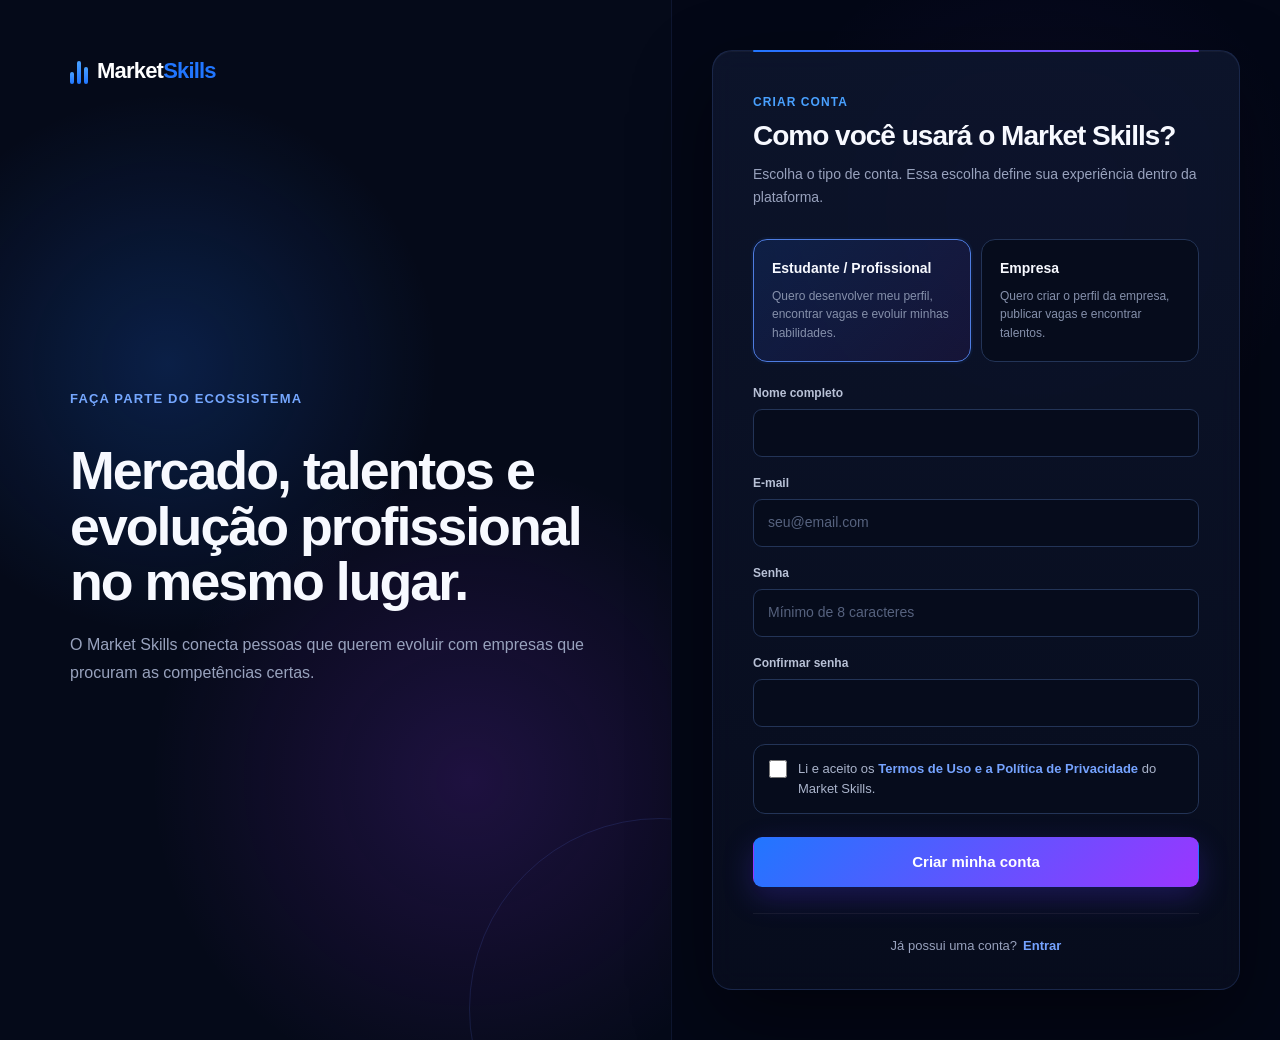
<file: frontend/pages/cadastro.html>
<!DOCTYPE html>
<html lang="pt-BR">

<head>
    <meta charset="UTF-8">

    <meta
        name="viewport"
        content="width=device-width, initial-scale=1.0"
    >

    <title>Criar conta | Market Skills</title>

    <link
        rel="icon"
        type="image/svg+xml"
        href="../assets/img/favicon.svg"
    >

    <link
        rel="stylesheet"
        href="../assets/css/styles.css"
    >

    <link
        rel="stylesheet"
        href="../assets/css/autenticacao.css?v=3"
    >
</head>

<body>

    <main class="pagina-autenticacao">

        <section class="lado-apresentacao">

            <a
                href="../index.html"
                class="marca marca-autenticacao"
            >

                <span class="icone-marca">
                    <span></span>
                    <span></span>
                    <span></span>
                </span>

                <span class="texto-marca">
                    Market<span>Skills</span>
                </span>

            </a>


            <div class="conteudo-apresentacao">

                <span class="rotulo-destaque">
                    Faça parte do ecossistema
                </span>

                <h1>
                    Mercado, talentos e evolução
                    profissional no mesmo lugar.
                </h1>

                <p>
                    O Market Skills conecta pessoas
                    que querem evoluir com empresas
                    que procuram as competências certas.
                </p>

            </div>

        </section>


        <section class="lado-formulario">

            <div class="cartao-autenticacao cartao-cadastro">

                <div class="cabecalho-autenticacao">

                    <span class="subtitulo-autenticacao">
                        Criar conta
                    </span>

                    <h2>
                        Como você usará o Market Skills?
                    </h2>

                    <p>
                        Escolha o tipo de conta.
                        Essa escolha define sua experiência
                        dentro da plataforma.
                    </p>

                </div>


                <form id="formulario-cadastro">

                    <div class="selecao-tipo-conta">

                        <label class="opcao-tipo-conta">

                            <input
                                type="radio"
                                name="tipoConta"
                                value="estudante"
                                checked
                            >

                            <span class="conteudo-tipo-conta">

                                <strong>
                                    Estudante / Profissional
                                </strong>

                                <small>
                                    Quero desenvolver meu perfil,
                                    encontrar vagas e evoluir
                                    minhas habilidades.
                                </small>

                            </span>

                        </label>


                        <label class="opcao-tipo-conta">

                            <input
                                type="radio"
                                name="tipoConta"
                                value="empresa"
                            >

                            <span class="conteudo-tipo-conta">

                                <strong>
                                    Empresa
                                </strong>

                                <small>
                                    Quero criar o perfil da empresa,
                                    publicar vagas e encontrar talentos.
                                </small>

                            </span>

                        </label>

                    </div>


                    <label class="campo-autenticacao">

                        <span id="rotulo-nome">
                            Nome completo
                        </span>

                        <input
                            id="cadastro-nome"
                            type="text"
                            minlength="2"
                            maxlength="120"
                            autocomplete="name"
                            required
                        >

                    </label>


                    <label
                        id="campo-nome-empresa"
                        class="campo-autenticacao"
                        hidden
                    >

                        <span>
                            Nome fantasia
                        </span>

                        <input
                            id="cadastro-nome-empresa"
                            type="text"
                            minlength="2"
                            maxlength="150"
                            autocomplete="organization"
                            placeholder="Ex.: Tech Solutions"
                        >

                    </label>


                    <label
                        id="campo-razao-social"
                        class="campo-autenticacao"
                        hidden
                    >

                        <span>
                            Razão Social
                        </span>

                        <input
                            id="cadastro-razao-social"
                            type="text"
                            minlength="2"
                            maxlength="180"
                            placeholder="Ex.: Tech Solutions LTDA"
                        >

                    </label>


                    <label
                        id="campo-cnpj"
                        class="campo-autenticacao"
                        hidden
                    >

                        <span>
                            CNPJ
                        </span>

                        <input
                            id="cadastro-cnpj"
                            type="text"
                            inputmode="numeric"
                            maxlength="18"
                            autocomplete="off"
                            placeholder="00.000.000/0000-00"
                        >

                    </label>


                    <label class="campo-autenticacao">

                        <span>
                            E-mail
                        </span>

                        <input
                            id="cadastro-email"
                            type="email"
                            autocomplete="email"
                            placeholder="seu@email.com"
                            required
                        >

                    </label>


                    <label class="campo-autenticacao">

                        <span>
                            Senha
                        </span>

                        <input
                            id="cadastro-senha"
                            type="password"
                            autocomplete="new-password"
                            minlength="8"
                            placeholder="Mínimo de 8 caracteres"
                            required
                        >

                    </label>


                    <label class="campo-autenticacao">

                        <span>
                            Confirmar senha
                        </span>

                        <input
                            id="cadastro-confirmar-senha"
                            type="password"
                            autocomplete="new-password"
                            minlength="8"
                            required
                        >

                    </label>


                    <!-- Consentimento: a decisão é enviada à API
                         e gravada no cadastro do usuário. -->
                    <label class="aceite-termos">

                        <input
                            id="cadastro-aceite-termos"
                            type="checkbox"
                            required
                        >

                        <span>
                            Li e aceito os
                            <a
                                href="./termos.html"
                                target="_blank"
                                rel="noopener"
                            >Termos de Uso e a Política de Privacidade</a>
                            do Market Skills.
                        </span>

                    </label>


                    <div
                        id="mensagem-cadastro"
                        class="mensagem-formulario"
                    ></div>


                    <button
                        id="botao-cadastro"
                        class="botao botao-principal botao-largo"
                        type="submit"
                    >
                        Criar minha conta
                    </button>

                </form>


                <div class="rodape-autenticacao">

                    <span>
                        Já possui uma conta?
                    </span>

                    <a href="./login.html">
                        Entrar
                    </a>

                </div>

            </div>

        </section>

    </main>


    <script src="../assets/js/api.js"></script>
    <script src="../assets/js/autenticacao.js?v=3"></script>

</body>

</html>
</file>
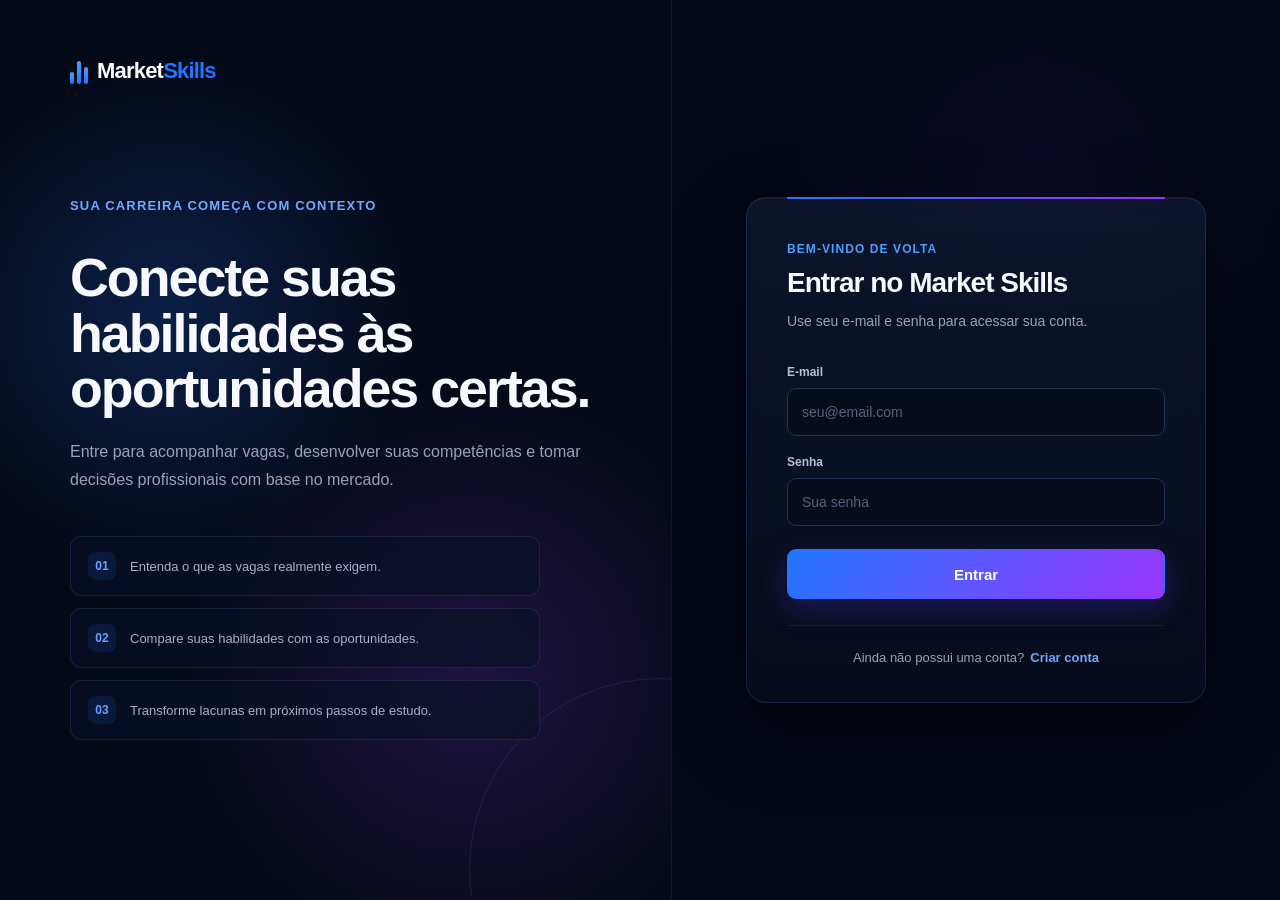
<file: frontend/pages/login.html>
<!DOCTYPE html>
<html lang="pt-BR">

<head>
    <meta charset="UTF-8">

    <meta
        name="viewport"
        content="width=device-width, initial-scale=1.0"
    >

    <title>Entrar | Market Skills</title>

    <link
        rel="icon"
        type="image/svg+xml"
        href="../assets/img/favicon.svg"
    >

    <link
        rel="stylesheet"
        href="../assets/css/styles.css"
    >

    <link
        rel="stylesheet"
        href="../assets/css/autenticacao.css"
    >
</head>

<body>

    <main class="pagina-autenticacao">

        <section class="lado-apresentacao">

            <a
                href="../index.html"
                class="marca marca-autenticacao"
            >
                <span class="icone-marca">
                    <span></span>
                    <span></span>
                    <span></span>
                </span>

                <span class="texto-marca">
                    Market<span>Skills</span>
                </span>
            </a>


            <div class="conteudo-apresentacao">

                <span class="rotulo-destaque">
                    Sua carreira começa com contexto
                </span>

                <h1>
                    Conecte suas habilidades
                    às oportunidades certas.
                </h1>

                <p>
                    Entre para acompanhar vagas,
                    desenvolver suas competências
                    e tomar decisões profissionais
                    com base no mercado.
                </p>


                <div class="lista-beneficios">

                    <div class="beneficio">
                        <span>01</span>

                        <p>
                            Entenda o que as vagas
                            realmente exigem.
                        </p>
                    </div>

                    <div class="beneficio">
                        <span>02</span>

                        <p>
                            Compare suas habilidades
                            com as oportunidades.
                        </p>
                    </div>

                    <div class="beneficio">
                        <span>03</span>

                        <p>
                            Transforme lacunas em
                            próximos passos de estudo.
                        </p>
                    </div>

                </div>

            </div>

        </section>


        <section class="lado-formulario">

            <div class="cartao-autenticacao">

                <div class="cabecalho-autenticacao">

                    <span class="subtitulo-autenticacao">
                        Bem-vindo de volta
                    </span>

                    <h2>
                        Entrar no Market Skills
                    </h2>

                    <p>
                        Use seu e-mail e senha
                        para acessar sua conta.
                    </p>

                </div>


                <form id="formulario-login">

                    <label class="campo-autenticacao">
                        <span>E-mail</span>

                        <input
                            id="login-email"
                            type="email"
                            autocomplete="email"
                            placeholder="seu@email.com"
                            required
                        >
                    </label>


                    <label class="campo-autenticacao">
                        <span>Senha</span>

                        <input
                            id="login-senha"
                            type="password"
                            autocomplete="current-password"
                            placeholder="Sua senha"
                            minlength="6"
                            required
                        >
                    </label>


                    <div
                        id="mensagem-login"
                        class="mensagem-formulario"
                    ></div>


                    <button
                        id="botao-login"
                        class="botao botao-principal botao-largo"
                        type="submit"
                    >
                        Entrar
                    </button>

                </form>


                <div class="rodape-autenticacao">

                    <span>
                        Ainda não possui uma conta?
                    </span>

                    <a href="./cadastro.html">
                        Criar conta
                    </a>

                </div>

            </div>

        </section>

    </main>


    <script src="../assets/js/api.js"></script>
    <script src="../assets/js/autenticacao.js"></script>

</body>

</html>
</file>
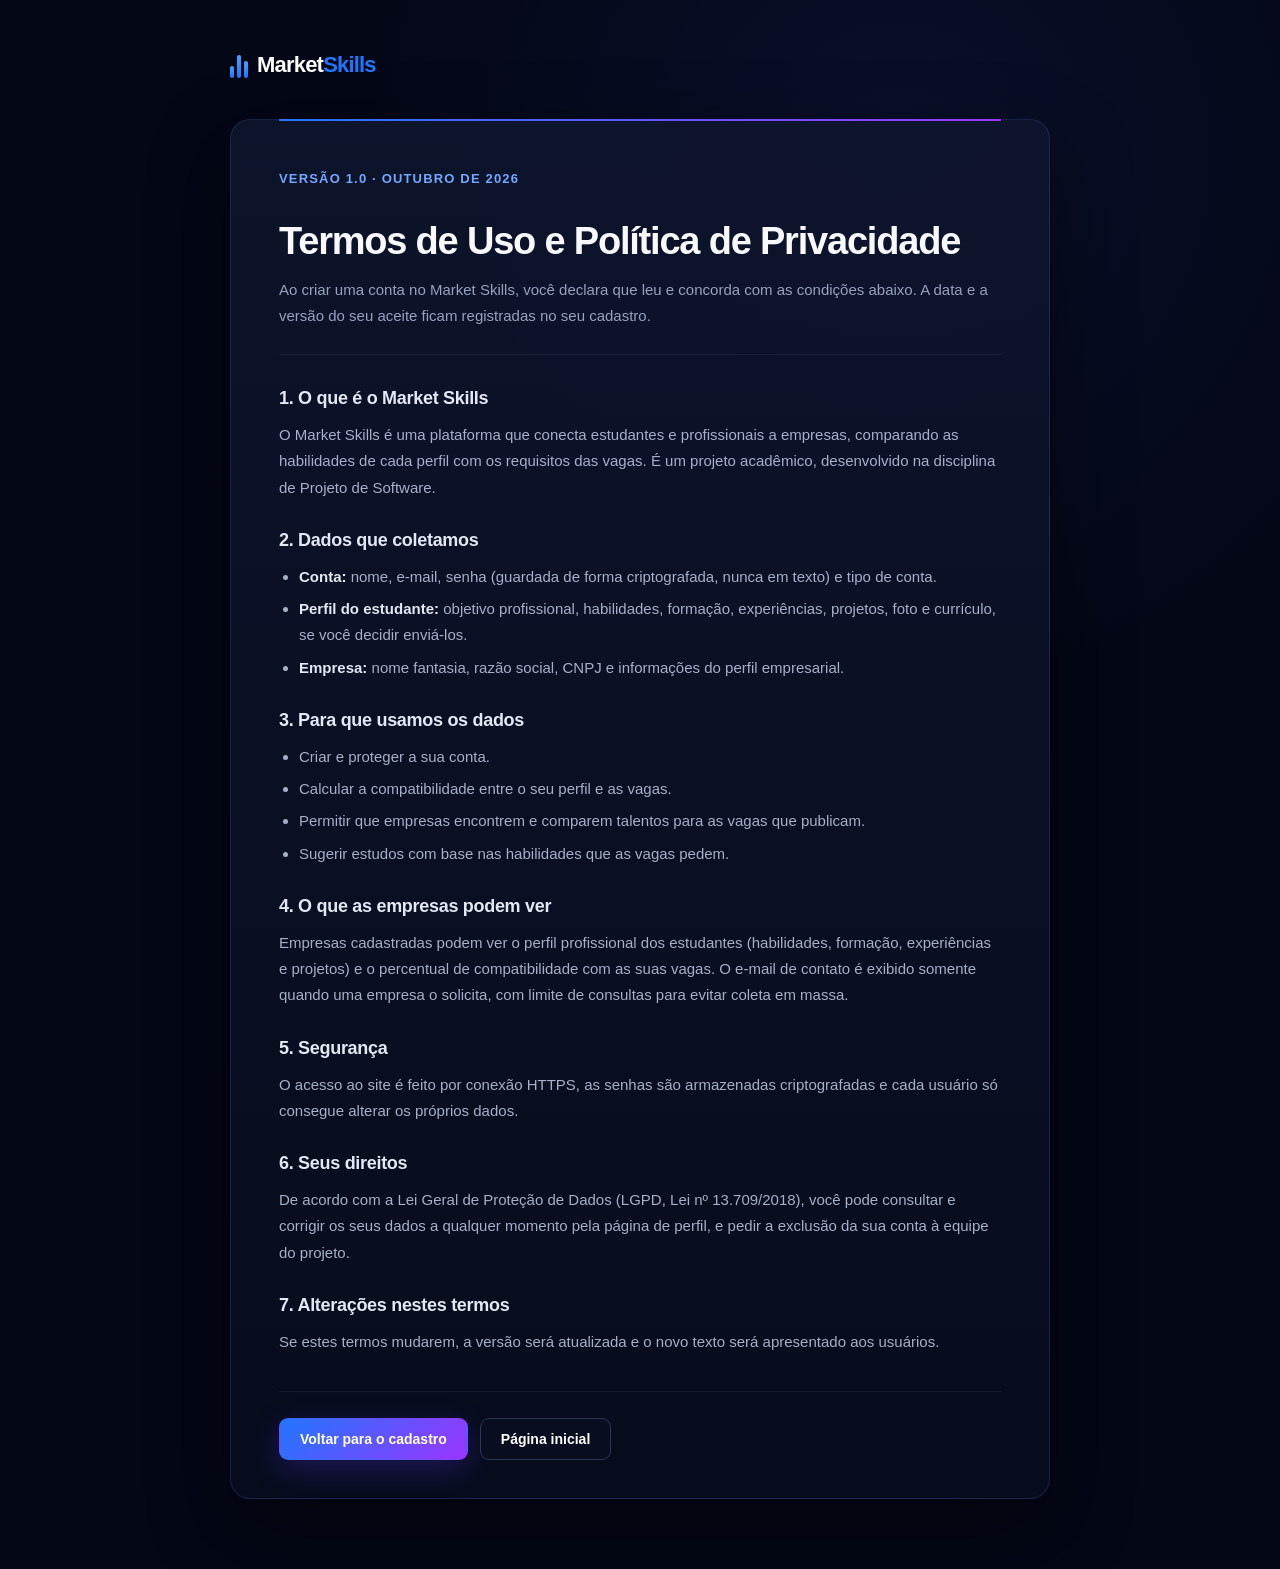
<file: frontend/pages/termos.html>
<!DOCTYPE html>
<html lang="pt-BR">

<head>
    <meta charset="UTF-8">

    <meta
        name="viewport"
        content="width=device-width, initial-scale=1.0"
    >

    <title>Termos de Uso e Privacidade | Market Skills</title>

    <link
        rel="icon"
        type="image/svg+xml"
        href="../assets/img/favicon.svg"
    >

    <link
        rel="stylesheet"
        href="../assets/css/styles.css"
    >

    <link
        rel="stylesheet"
        href="../assets/css/termos.css"
    >
</head>

<body>

    <main class="pagina-termos">

        <a
            href="../index.html"
            class="marca"
        >
            <span class="icone-marca">
                <span></span>
                <span></span>
                <span></span>
            </span>

            <span class="texto-marca">
                Market<span>Skills</span>
            </span>
        </a>


        <article class="cartao-termos">

            <header class="cabecalho-termos">

                <span class="rotulo-destaque">
                    Versão 1.0 · outubro de 2026
                </span>

                <h1>
                    Termos de Uso e Política de Privacidade
                </h1>

                <p>
                    Ao criar uma conta no Market Skills, você declara
                    que leu e concorda com as condições abaixo. A data
                    e a versão do seu aceite ficam registradas no seu
                    cadastro.
                </p>

            </header>


            <section>
                <h2>1. O que é o Market Skills</h2>

                <p>
                    O Market Skills é uma plataforma que conecta
                    estudantes e profissionais a empresas, comparando
                    as habilidades de cada perfil com os requisitos
                    das vagas. É um projeto acadêmico, desenvolvido
                    na disciplina de Projeto de Software.
                </p>
            </section>


            <section>
                <h2>2. Dados que coletamos</h2>

                <ul>
                    <li>
                        <strong>Conta:</strong> nome, e-mail, senha
                        (guardada de forma criptografada, nunca em
                        texto) e tipo de conta.
                    </li>
                    <li>
                        <strong>Perfil do estudante:</strong> objetivo
                        profissional, habilidades, formação,
                        experiências, projetos, foto e currículo, se
                        você decidir enviá-los.
                    </li>
                    <li>
                        <strong>Empresa:</strong> nome fantasia, razão
                        social, CNPJ e informações do perfil
                        empresarial.
                    </li>
                </ul>
            </section>


            <section>
                <h2>3. Para que usamos os dados</h2>

                <ul>
                    <li>Criar e proteger a sua conta.</li>
                    <li>
                        Calcular a compatibilidade entre o seu perfil
                        e as vagas.
                    </li>
                    <li>
                        Permitir que empresas encontrem e comparem
                        talentos para as vagas que publicam.
                    </li>
                    <li>
                        Sugerir estudos com base nas habilidades que
                        as vagas pedem.
                    </li>
                </ul>
            </section>


            <section>
                <h2>4. O que as empresas podem ver</h2>

                <p>
                    Empresas cadastradas podem ver o perfil
                    profissional dos estudantes (habilidades,
                    formação, experiências e projetos) e o percentual
                    de compatibilidade com as suas vagas. O e-mail de
                    contato é exibido somente quando uma empresa o
                    solicita, com limite de consultas para evitar
                    coleta em massa.
                </p>
            </section>


            <section>
                <h2>5. Segurança</h2>

                <p>
                    O acesso ao site é feito por conexão HTTPS, as
                    senhas são armazenadas criptografadas e cada
                    usuário só consegue alterar os próprios dados.
                </p>
            </section>


            <section>
                <h2>6. Seus direitos</h2>

                <p>
                    De acordo com a Lei Geral de Proteção de Dados
                    (LGPD, Lei nº 13.709/2018), você pode consultar e
                    corrigir os seus dados a qualquer momento pela
                    página de perfil, e pedir a exclusão da sua conta
                    à equipe do projeto.
                </p>
            </section>


            <section>
                <h2>7. Alterações nestes termos</h2>

                <p>
                    Se estes termos mudarem, a versão será atualizada
                    e o novo texto será apresentado aos usuários.
                </p>
            </section>


            <footer class="rodape-termos">
                <a
                    href="./cadastro.html"
                    class="botao botao-principal"
                >
                    Voltar para o cadastro
                </a>

                <a
                    href="../index.html"
                    class="botao botao-escuro"
                >
                    Página inicial
                </a>
            </footer>

        </article>

    </main>

</body>

</html>
</file>
<file: frontend/assets/css/styles.css>
* {
    margin: 0;
    padding: 0;
    box-sizing: border-box;
}

:root {
    --fundo: #030716;
    --fundo-claro: #080d1d;

    --superficie: #0b1124;
    --superficie-clara: #111933;

    --borda: #1c2947;
    --borda-destaque: #31528e;

    --texto: #f7f9ff;
    --texto-secundario: #98a2bd;
    --texto-suave: #828ca6;

    --azul: #2176ff;
    --azul-claro: #49a1ff;
    --roxo: #9b35ff;
    --roxo-claro: #b866ff;

    --sucesso: #36d399;
    --erro: #ff6b81;

    --gradiente:
        linear-gradient(
            135deg,
            #2176ff 0%,
            #9b35ff 100%
        );

    --sombra:
        0 30px 80px rgba(0, 0, 0, 0.35);
}

html {
    scroll-behavior: smooth;
}

body {
    min-height: 100vh;

    background:
        radial-gradient(
            circle at 70% 10%,
            rgba(48, 76, 180, 0.12),
            transparent 32%
        ),
        var(--fundo);

    color: var(--texto);

    font-family:
        Inter,
        "Segoe UI",
        Arial,
        sans-serif;

    line-height: 1.5;
}

a {
    color: inherit;
}

.conteudo-centralizado {
    width: min(
        1180px,
        calc(100% - 48px)
    );

    margin: 0 auto;
}


/* CABEÇALHO */

.cabecalho-site {
    position: sticky;
    top: 0;
    z-index: 100;

    background:
        rgba(3, 7, 22, 0.9);

    border-bottom:
        1px solid rgba(255, 255, 255, 0.05);

    backdrop-filter: blur(16px);
}

.conteudo-navegacao {
    min-height: 76px;

    display: flex;
    align-items: center;
    justify-content: space-between;

    gap: 32px;
}

.marca {
    display: inline-flex;
    align-items: center;
    gap: 9px;

    text-decoration: none;
}

.icone-marca {
    height: 27px;

    display: flex;
    align-items: flex-end;
    gap: 3px;
}

.icone-marca span {
    display: block;

    width: 4px;

    border-radius: 3px;

    background:
        linear-gradient(
            180deg,
            var(--azul-claro),
            var(--azul)
        );
}

.icone-marca span:nth-child(1) {
    height: 12px;
}

.icone-marca span:nth-child(2) {
    height: 23px;
}

.icone-marca span:nth-child(3) {
    height: 17px;
}

.icone-marca.pequeno {
    transform: scale(0.75);
    transform-origin: left center;
}

.texto-marca {
    color: #ffffff;

    font-size: 22px;
    font-weight: 750;

    letter-spacing: -0.8px;
}

.texto-marca span,
.marca-reduzida strong span {
    color: var(--azul);
}

.navegacao-principal {
    display: flex;
    align-items: center;
    gap: 38px;
}

.navegacao-principal a {
    position: relative;

    color: #c8cee1;

    font-size: 14px;
    font-weight: 600;

    text-decoration: none;

    transition: 0.2s ease;
}

.navegacao-principal a:hover,
.navegacao-principal a.ativo {
    color: #ffffff;
}

.navegacao-principal a.ativo::after {
    content: "";

    position: absolute;

    left: 50%;
    bottom: -27px;

    width: 22px;
    height: 2px;

    transform: translateX(-50%);

    background: var(--gradiente);

    border-radius: 10px;
}

.acoes-navegacao {
    display: flex;
    align-items: center;
    gap: 12px;
}


/* BOTÕES */

.botao {
    min-height: 42px;

    display: inline-flex;
    align-items: center;
    justify-content: center;

    padding: 0 20px;

    border: 1px solid transparent;
    border-radius: 9px;

    font-size: 14px;
    font-weight: 650;

    text-decoration: none;

    transition:
        transform 0.2s ease,
        border-color 0.2s ease,
        filter 0.2s ease;
}

.botao:hover {
    transform: translateY(-2px);
}

.botao-principal {
    background: var(--gradiente);

    color: #ffffff;

    box-shadow:
        0 10px 30px
        rgba(91, 61, 255, 0.25);
}

.botao-principal:hover {
    filter: brightness(1.1);
}

.botao-contorno {
    color: #ffffff;

    border-color: #3775c9;

    background:
        rgba(21, 37, 71, 0.35);
}

.botao-escuro {
    color: #ffffff;

    border-color: #283756;

    background: #080e20;
}

.botao-grande {
    min-height: 52px;

    padding: 0 27px;

    font-size: 15px;
}


/* DESTAQUE PRINCIPAL */

.destaque-principal {
    padding:
        92px 0
        105px;
}

.grade-destaque {
    display: grid;

    grid-template-columns:
        minmax(0, 0.9fr)
        minmax(520px, 1.1fr);

    align-items: center;

    gap: 75px;
}

.conteudo-destaque {
    max-width: 570px;
}

.rotulo-destaque {
    display: inline-flex;

    margin-bottom: 19px;

    color: #75a7ff;

    font-size: 13px;
    font-weight: 750;

    letter-spacing: 0.09em;

    text-transform: uppercase;
}

.destaque-principal h1 {
    max-width: 610px;

    font-size:
        clamp(
            42px,
            4.5vw,
            64px
        );

    line-height: 1.07;

    letter-spacing: -2.5px;

    font-weight: 770;
}

.destaque-principal h1 span {
    background: var(--gradiente);

    background-clip: text;
    -webkit-background-clip: text;

    color: transparent;
}

.descricao-destaque {
    max-width: 560px;

    margin-top: 26px;

    color: var(--texto-secundario);

    font-size: 18px;
    line-height: 1.75;
}

.acoes-destaque {
    display: flex;
    flex-wrap: wrap;

    gap: 12px;

    margin-top: 32px;
}

.status-dados {
    display: flex;
    align-items: center;
    gap: 9px;

    margin-top: 25px;

    color: var(--texto-suave);

    font-size: 12px;
}

.indicador-status {
    width: 8px;
    height: 8px;

    border-radius: 50%;

    background: var(--texto-suave);
}

.status-dados.conectado {
    color: #81dfbb;
}

.status-dados.conectado .indicador-status {
    background: var(--sucesso);

    box-shadow:
        0 0 12px
        rgba(54, 211, 153, 0.7);
}

.status-dados.desconectado {
    color: #ff9bab;
}

.status-dados.desconectado .indicador-status {
    background: var(--erro);
}


/* PRÉVIA DO PAINEL */

.previa-painel {
    position: relative;
}

.brilho-painel {
    position: absolute;

    inset: 5% 5% -5% 5%;

    background:
        linear-gradient(
            135deg,
            rgba(33, 118, 255, 0.32),
            rgba(155, 53, 255, 0.26)
        );

    filter: blur(65px);

    opacity: 0.55;

    pointer-events: none;
}

.janela-painel {
    position: relative;

    overflow: hidden;

    padding: 18px;

    border:
        1px solid rgba(
            80,
            141,
            255,
            0.72
        );

    border-radius: 17px;

    background:
        linear-gradient(
            155deg,
            #081128,
            #050918
        );

    box-shadow:
        0 0 0 1px
        rgba(155, 53, 255, 0.28),
        var(--sombra);
}

.janela-painel::before {
    content: "";

    position: absolute;

    inset: 0;

    background:
        radial-gradient(
            circle at 95% 5%,
            rgba(155, 53, 255, 0.15),
            transparent 27%
        );

    pointer-events: none;
}

.topo-painel {
    position: relative;

    min-height: 40px;

    display: flex;
    align-items: center;
    justify-content: space-between;

    padding: 0 5px 12px;
}

.marca-reduzida {
    display: flex;
    align-items: center;
}

.marca-reduzida strong {
    margin-left: -3px;

    font-size: 13px;
}

.rotulo-painel {
    color: #72809e;

    font-size: 12px;

    text-transform: uppercase;
    letter-spacing: 0.09em;
}

.grade-metricas {
    position: relative;

    display: grid;
    grid-template-columns: repeat(3, 1fr);

    gap: 10px;
}

.cartao-metrica {
    min-height: 102px;

    padding: 15px;

    border: 1px solid #1c2946;
    border-radius: 11px;

    background:
        linear-gradient(
            145deg,
            #0d1530,
            #080e20
        );
}

.rotulo-metrica {
    display: block;

    margin-bottom: 6px;

    color: #939ebb;

    font-size: 12px;
}

.valor-metrica {
    display: block;

    color: #ffffff;

    font-size: 25px;

    line-height: 1.1;
}

.cartao-metrica small {
    display: block;

    margin-top: 8px;

    color: #5f6d8b;

    font-size: 11px;
}

.colunas-painel {
    position: relative;

    display: grid;

    grid-template-columns:
        minmax(0, 1.08fr)
        minmax(0, 0.92fr);

    gap: 10px;

    margin-top: 10px;
}

.painel-dados {
    min-height: 223px;

    padding: 14px;

    border: 1px solid #1c2946;
    border-radius: 11px;

    background:
        rgba(
            9,
            15,
            34,
            0.87
        );
}

.cabecalho-painel {
    display: flex;
    align-items: flex-start;
    justify-content: space-between;

    gap: 10px;

    margin-bottom: 14px;
}

.subtitulo-painel {
    display: block;

    margin-bottom: 3px;

    color: #52627f;

    font-size: 11px;

    text-transform: uppercase;
    letter-spacing: 0.07em;
}

.cabecalho-painel h2 {
    color: #dce4f9;

    font-size: 12px;
}

.cabecalho-painel a {
    color: #8a7bff;

    font-size: 11px;

    text-decoration: none;
}

.lista-tecnologias {
    display: flex;
    flex-direction: column;

    gap: 11px;
}

.linha-tecnologia {
    display: grid;

    grid-template-columns:
        82px 1fr 36px;

    align-items: center;

    gap: 8px;
}

.nome-tecnologia {
    overflow: hidden;

    color: #b8c1d9;

    font-size: 11px;

    white-space: nowrap;
    text-overflow: ellipsis;
}

.barra-tecnologia {
    height: 6px;

    overflow: hidden;

    border-radius: 999px;

    background: #131d37;
}

.barra-tecnologia span {
    display: block;

    height: 100%;

    border-radius: inherit;

    background: var(--gradiente);
}

.demanda-tecnologia {
    color: #71809d;

    font-size: 11px;

    text-align: right;
}

.vagas-recentes {
    display: flex;
    flex-direction: column;

    gap: 8px;
}

.item-vaga {
    display: flex;
    align-items: center;

    gap: 9px;

    padding: 8px;

    border:
        1px solid transparent;

    border-radius: 8px;

    background:
        rgba(
            16,
            25,
            52,
            0.55
        );
}

.icone-vaga {
    width: 27px;
    height: 27px;

    flex-shrink: 0;

    display: grid;
    place-items: center;

    border: 1px solid #2a3f68;
    border-radius: 7px;

    background: #101b38;

    color: #60a5fa;

    font-size: 12px;
    font-weight: 800;
}

.informacoes-vaga {
    min-width: 0;
    flex: 1;
}

.informacoes-vaga strong {
    display: block;

    overflow: hidden;

    color: #d9e1f5;

    font-size: 11px;

    white-space: nowrap;
    text-overflow: ellipsis;
}

.informacoes-vaga span {
    display: block;

    overflow: hidden;

    margin-top: 2px;

    color: #64728e;

    font-size: 11px;

    white-space: nowrap;
    text-overflow: ellipsis;
}

.salario-vaga {
    flex-shrink: 0;

    color: #8e9ab5;

    font-size: 11px;

    text-align: right;
}

.estado-carregando,
.estado-vazio {
    display: grid;
    place-items: center;

    min-height: 120px;

    color: #566581;

    font-size: 12px;

    text-align: center;
}

.rodape-painel {
    position: relative;

    display: flex;
    align-items: center;
    justify-content: space-between;

    margin-top: 10px;

    padding: 13px 15px;

    border: 1px solid #1c2946;
    border-radius: 10px;

    background:
        rgba(
            10,
            17,
            37,
            0.9
        );
}

.rodape-painel > div {
    display: flex;
    flex-direction: column;

    gap: 3px;
}

.rodape-painel span {
    color: #64728d;

    font-size: 11px;
}

.rodape-painel strong {
    color: #ffffff;

    font-size: 13px;
}

.dados-ao-vivo {
    display: inline-flex;
    align-items: center;

    gap: 5px;
}

.dados-ao-vivo > span {
    width: 6px;
    height: 6px;

    border-radius: 50%;

    background: var(--sucesso);
}


/* RECURSOS */

.secao-recursos {
    padding:
        100px 0
        110px;

    border-top:
        1px solid
        rgba(255, 255, 255, 0.05);

    background:
        linear-gradient(
            180deg,
            rgba(10, 17, 38, 0.36),
            transparent
        );
}

.cabecalho-secao {
    max-width: 700px;

    margin-bottom: 48px;
}

.cabecalho-secao h2 {
    font-size:
        clamp(
            32px,
            4vw,
            46px
        );

    line-height: 1.15;

    letter-spacing: -1.5px;
}

.cabecalho-secao p {
    margin-top: 18px;

    color: var(--texto-secundario);

    font-size: 16px;
    line-height: 1.75;
}

.grade-recursos {
    display: grid;

    grid-template-columns:
        repeat(4, 1fr);

    gap: 16px;
}

.cartao-recurso {
    min-height: 295px;

    display: flex;
    flex-direction: column;

    padding: 25px;

    border: 1px solid var(--borda);
    border-radius: 16px;

    background:
        linear-gradient(
            145deg,
            #0b1329,
            #070c1c
        );

    transition:
        transform 0.25s ease,
        border-color 0.25s ease;
}

.cartao-recurso:hover {
    transform:
        translateY(-5px);

    border-color:
        rgba(
            67,
            125,
            239,
            0.65
        );
}

.numero-recurso {
    margin-bottom: 30px;

    color: #53617d;

    font-size: 12px;
    font-weight: 700;
}

.cartao-recurso h3 {
    margin-bottom: 12px;

    font-size: 18px;
}

.cartao-recurso p {
    flex: 1;

    color: var(--texto-secundario);

    font-size: 13px;
    line-height: 1.7;
}

.cartao-recurso a {
    margin-top: 25px;

    color: #769dff;

    font-size: 12px;
    font-weight: 650;

    text-decoration: none;
}


/* RODAPÉ */

.rodape-site {
    border-top:
        1px solid rgba(
            255,
            255,
            255,
            0.06
        );
}

.conteudo-rodape {
    min-height: 110px;

    display: flex;
    align-items: center;
    justify-content: space-between;

    gap: 30px;
}

.conteudo-rodape p {
    color: var(--texto-suave);

    font-size: 12px;
}


/* RESPONSIVIDADE */

@media (max-width: 1050px) {
    .grade-destaque {
        grid-template-columns: 1fr;
    }

    .conteudo-destaque {
        max-width: 720px;
    }

    .previa-painel {
        max-width: 720px;
    }

    .grade-recursos {
        grid-template-columns:
            repeat(2, 1fr);
    }
}

@media (max-width: 820px) {
    .navegacao-principal {
        display: none;
    }

    .acoes-navegacao .botao-contorno {
        display: none;
    }
}

@media (max-width: 620px) {
    .conteudo-centralizado {
        width:
            min(
                100% - 30px,
                1180px
            );
    }

    .destaque-principal {
        padding-top: 60px;
    }

    .destaque-principal h1 {
        font-size: 42px;
    }

    .janela-painel {
        padding: 12px;
    }

    .grade-metricas,
    .colunas-painel {
        grid-template-columns: 1fr;
    }

    .grade-recursos {
        grid-template-columns: 1fr;
    }

    .conteudo-rodape {
        padding: 30px 0;

        flex-direction: column;
        align-items: flex-start;
    }
}

/* =========================================================
   TRANSIÇÃO ENTRE PÁGINAS
   Chrome, Edge e Opera fazem um fade suave ao trocar
   de página. Navegadores sem suporte ignoram esta regra
   e trocam de página normalmente.
   ========================================================= */

@view-transition {
    navigation: auto;
}

::view-transition-old(root),
::view-transition-new(root) {
    animation-duration: 0.28s;
    animation-timing-function: ease;
}


/* Conteúdo sobe levemente ao carregar a página.
   Termina em "transform: none" para não afetar
   elementos fixos (modais, avisos). */

@keyframes entrada-pagina {
    from {
        opacity: 0;
        transform: translateY(10px);
    }

    to {
        opacity: 1;
        transform: none;
    }
}

main {
    animation: entrada-pagina 0.45s ease both;
}


/* Quem pediu menos movimento no sistema
   não recebe as animações. */

@media (prefers-reduced-motion: reduce) {
    main {
        animation: none;
    }

    ::view-transition-old(root),
    ::view-transition-new(root) {
        animation: none;
    }
}


/* =========================================================
   ACABAMENTO: BARRA DE ROLAGEM E SELEÇÃO DE TEXTO
   ========================================================= */

/* Barra de rolagem escura, combinando com o tema */
html {
    scrollbar-color: #2a3a63 #030716;
}

/* Texto selecionado na cor da marca */
::selection {
    background: rgba(33, 118, 255, 0.45);

    color: #ffffff;
}
</file>
<file: frontend/assets/css/autenticacao.css>
.pagina-autenticacao {
    min-height: 100vh;

    display: grid;

    grid-template-columns:
        minmax(420px, 1.05fr)
        minmax(440px, 0.95fr);

    background: var(--fundo);
}


/* APRESENTAÇÃO */

.lado-apresentacao {
    position: relative;

    min-height: 100vh;

    display: flex;
    flex-direction: column;

    padding: 54px 70px;

    overflow: hidden;

    background:
        radial-gradient(
            circle at 25% 35%,
            rgba(33, 118, 255, 0.2),
            transparent 32%
        ),
        radial-gradient(
            circle at 70% 75%,
            rgba(155, 53, 255, 0.17),
            transparent 35%
        ),
        #050a19;
}

.lado-apresentacao::after {
    content: "";

    position: absolute;

    width: 380px;
    height: 380px;

    right: -180px;
    bottom: -160px;

    border: 1px solid
        rgba(95, 129, 255, 0.15);

    border-radius: 50%;
}

.marca-autenticacao {
    position: relative;

    z-index: 2;

    width: fit-content;
}

.conteudo-apresentacao {
    position: relative;

    z-index: 2;

    max-width: 620px;

    margin: auto 0;
}

.conteudo-apresentacao h1 {
    margin-top: 16px;

    font-size:
        clamp(
            42px,
            5vw,
            66px
        );

    line-height: 1.03;
    letter-spacing: -2.6px;
}

.conteudo-apresentacao > p {
    max-width: 550px;

    margin-top: 22px;

    color: var(--texto-secundario);

    font-size: 16px;
    line-height: 1.75;
}

.lista-beneficios {
    display: flex;
    flex-direction: column;

    gap: 12px;

    margin-top: 42px;
}

.beneficio {
    display: flex;
    align-items: center;

    gap: 14px;

    max-width: 470px;

    padding: 13px 15px;

    border: 1px solid
        rgba(70, 100, 170, 0.22);

    border-radius: 11px;

    background:
        rgba(9, 17, 38, 0.62);
}

.beneficio > span {
    flex-shrink: 0;

    color: #6e9fff;

    font-size: 12px;
    font-weight: 700;
}

.beneficio p {
    color: #a6b0c8;

    font-size: 12px;
}


/* FORMULÁRIO */

.lado-formulario {
    min-height: 100vh;

    display: grid;
    place-items: center;

    padding: 50px 40px;

    background:
        radial-gradient(
            circle at 60% 20%,
            rgba(100, 54, 220, 0.08),
            transparent 30%
        ),
        var(--fundo);
}

.cartao-autenticacao {
    width: min(
        430px,
        100%
    );
}

.cartao-cadastro {
    width: min(
        510px,
        100%
    );
}

.cabecalho-autenticacao {
    margin-bottom: 30px;
}

.subtitulo-autenticacao {
    display: block;

    margin-bottom: 8px;

    color: var(--azul-claro);

    font-size: 12px;
    font-weight: 750;

    letter-spacing: 0.09em;

    text-transform: uppercase;
}

.cabecalho-autenticacao h2 {
    font-size: 30px;

    line-height: 1.2;

    letter-spacing: -1px;
}

.cabecalho-autenticacao p {
    margin-top: 10px;

    color: var(--texto-secundario);

    font-size: 13px;
    line-height: 1.65;
}

#formulario-login,
#formulario-cadastro {
    display: flex;
    flex-direction: column;

    gap: 17px;
}

.campo-autenticacao {
    display: flex;
    flex-direction: column;

    gap: 7px;
}

.campo-autenticacao > span {
    color: #aab4cb;

    font-size: 12px;
    font-weight: 600;
}

.campo-autenticacao input {
    min-height: 47px;

    width: 100%;

    padding: 0 14px;

    border: 1px solid #263858;
    border-radius: 9px;

    outline: none;

    background: #080f21;

    color: var(--texto);

    font: inherit;
    font-size: 13px;

    transition:
        border-color 0.2s ease,
        box-shadow 0.2s ease;
}

.campo-autenticacao input:focus {
    border-color: #477fea;

    box-shadow:
        0 0 0 3px
        rgba(33, 118, 255, 0.08);
}

.botao-largo {
    width: 100%;

    margin-top: 3px;

    cursor: pointer;
}

.botao-largo:disabled {
    opacity: 0.6;

    cursor: not-allowed;

    transform: none;
}


/* TIPO DE CONTA */

.selecao-tipo-conta {
    display: grid;

    grid-template-columns:
        repeat(2, minmax(0, 1fr));

    gap: 10px;

    margin-bottom: 5px;
}

.opcao-tipo-conta {
    cursor: pointer;
}

.opcao-tipo-conta input {
    position: absolute;

    opacity: 0;
    pointer-events: none;
}

.conteudo-tipo-conta {
    min-height: 120px;

    display: flex;
    flex-direction: column;
    justify-content: center;

    padding: 16px;

    border: 1px solid #263858;
    border-radius: 11px;

    background: #080f21;

    transition:
        border-color 0.2s ease,
        background 0.2s ease;
}

.conteudo-tipo-conta strong {
    font-size: 12px;
}

.conteudo-tipo-conta small {
    margin-top: 7px;

    color: #75839f;

    font-size: 11px;
    line-height: 1.55;
}

.opcao-tipo-conta input:checked
+ .conteudo-tipo-conta {
    border-color: #4e7ce0;

    background:
        linear-gradient(
            135deg,
            rgba(33, 118, 255, 0.14),
            rgba(155, 53, 255, 0.08)
        );

    box-shadow:
        0 0 0 2px
        rgba(33, 118, 255, 0.06);
}


/* MENSAGENS */

.mensagem-formulario {
    min-height: 18px;

    color: var(--erro);

    font-size: 12px;
    line-height: 1.5;
}

.mensagem-formulario.sucesso {
    color: var(--sucesso);
}


/* RODAPÉ */

.rodape-autenticacao {
    display: flex;
    justify-content: center;

    gap: 6px;

    margin-top: 27px;

    color: var(--texto-secundario);

    font-size: 12px;
}

.rodape-autenticacao a {
    color: #75a3ff;

    font-weight: 700;

    text-decoration: none;
}

.rodape-autenticacao a:hover {
    text-decoration: underline;
}


/* RESPONSIVIDADE */

@media (max-width: 900px) {
    .pagina-autenticacao {
        grid-template-columns: 1fr;
    }

    .lado-apresentacao {
        min-height: auto;

        padding: 35px 30px 55px;
    }

    .conteudo-apresentacao {
        margin-top: 70px;
    }

    .lado-formulario {
        min-height: auto;

        padding: 65px 25px;
    }
}

@media (max-width: 550px) {
    .selecao-tipo-conta {
        grid-template-columns: 1fr;
    }

    .conteudo-tipo-conta {
        min-height: auto;
    }

    .conteudo-apresentacao h1 {
        font-size: 39px;
    }
}
.campo-autenticacao[hidden] {
    display: none !important;
}


/* =========================================================
   ACABAMENTO VISUAL (login e cadastro)
   Só aparência: nenhuma classe ou id usado
   pelo autenticacao.js foi alterado.
   ========================================================= */

/* Linha divisória sutil entre os dois lados */
.lado-apresentacao {
    border-right:
        1px solid rgba(95, 129, 255, 0.1);
}

.conteudo-apresentacao h1 {
    font-size:
        clamp(
            38px,
            4.2vw,
            56px
        );

    letter-spacing: -2px;
}

.beneficio {
    padding: 15px 17px;

    transition:
        border-color 0.2s ease,
        transform 0.2s ease;
}

.beneficio:hover {
    border-color: rgba(95, 129, 255, 0.4);

    transform: translateX(4px);
}

.beneficio > span {
    display: grid;
    place-items: center;

    width: 28px;
    height: 28px;

    border-radius: 8px;

    background: rgba(33, 118, 255, 0.12);

    font-size: 12px;
}

.beneficio p {
    font-size: 13px;
}

/* Formulário dentro de um cartão */
.cartao-autenticacao {
    position: relative;

    width: min(460px, 100%);

    padding: 42px 40px 34px;

    border: 1px solid rgba(70, 100, 170, 0.25);
    border-radius: 20px;

    background:
        linear-gradient(
            180deg,
            rgba(14, 22, 46, 0.85),
            rgba(8, 13, 30, 0.85)
        );

    box-shadow:
        0 30px 80px rgba(0, 0, 0, 0.45),
        inset 0 1px 0 rgba(255, 255, 255, 0.04);

    backdrop-filter: blur(12px);
}

/* Faixa em degradê no topo do cartão */
.cartao-autenticacao::before {
    content: "";

    position: absolute;
    top: -1px;
    left: 40px;
    right: 40px;

    height: 2px;

    border-radius: 2px;

    background: var(--gradiente);
}

.cartao-cadastro {
    width: min(540px, 100%);
}

.cabecalho-autenticacao h2 {
    font-size: 28px;
}

.cabecalho-autenticacao p {
    font-size: 14px;
}

.campo-autenticacao > span {
    color: #b8c1d6;

    font-size: 12px;
}

.campo-autenticacao input {
    min-height: 48px;

    border-color: #233457;

    background: #060c1c;

    font-size: 14px;
}

.campo-autenticacao input::placeholder {
    color: #56627e;
}

.campo-autenticacao input:hover {
    border-color: #31528e;
}

.campo-autenticacao input:focus {
    border-color: #477fea;

    box-shadow:
        0 0 0 4px rgba(33, 118, 255, 0.14);
}

/* Preenchimento automático do navegador:
   impede o campo de ficar branco. */
.campo-autenticacao input:-webkit-autofill,
.campo-autenticacao input:-webkit-autofill:hover,
.campo-autenticacao input:-webkit-autofill:focus {
    -webkit-text-fill-color: var(--texto);

    caret-color: var(--texto);

    box-shadow:
        0 0 0 1000px #060c1c inset;

    transition:
        background-color 9999s ease-out 0s;
}

.botao-largo {
    min-height: 50px;

    margin-top: 6px;

    font-size: 15px;
}

/* Sem mensagem: não ocupa espaço
   (evita o vão antes do botão). */
.mensagem-formulario:empty {
    display: none;
}

.mensagem-formulario {
    font-size: 12px;
}

/* Cartões Estudante / Empresa */
.conteudo-tipo-conta {
    min-height: 110px;

    padding: 18px;

    border-color: #233457;
    border-radius: 14px;

    background: #060c1c;
}

.opcao-tipo-conta:hover .conteudo-tipo-conta {
    border-color: #31528e;
}

.conteudo-tipo-conta strong {
    font-size: 14px;
}

.conteudo-tipo-conta small {
    margin-top: 8px;

    color: #8590ab;

    font-size: 12px;
}

.rodape-autenticacao {
    margin-top: 26px;
    padding-top: 22px;

    border-top:
        1px solid rgba(255, 255, 255, 0.06);

    font-size: 13px;
}


@media (max-width: 900px) {
    .lado-apresentacao {
        border-right: none;
        border-bottom:
            1px solid rgba(95, 129, 255, 0.1);
    }
}

@media (max-width: 550px) {
    .cartao-autenticacao {
        padding: 32px 22px 26px;
    }

    .conteudo-apresentacao h1 {
        font-size: 36px;
    }

    .conteudo-tipo-conta {
        min-height: auto;
    }
}


/* =========================================================
   CONSENTIMENTO (cadastro)
   ========================================================= */

.aceite-termos {
    display: flex;
    align-items: flex-start;

    gap: 11px;

    padding: 14px 15px;

    border: 1px solid #233457;
    border-radius: 12px;

    background: #060c1c;

    color: #aab4cb;

    font-size: 13px;
    line-height: 1.55;

    cursor: pointer;

    transition: border-color 0.2s ease;
}

.aceite-termos:hover {
    border-color: #31528e;
}

.aceite-termos input {
    flex-shrink: 0;

    width: 18px;
    height: 18px;

    margin-top: 1px;

    accent-color: var(--azul);

    cursor: pointer;
}

.aceite-termos a {
    color: #75a3ff;

    font-weight: 700;

    text-decoration: none;
}

.aceite-termos a:hover {
    text-decoration: underline;
}

.aceite-termos:has(input:checked) {
    border-color: #4e7ce0;

    background:
        linear-gradient(
            135deg,
            rgba(33, 118, 255, 0.1),
            rgba(155, 53, 255, 0.06)
        );
}
</file>
<file: frontend/assets/css/termos.css>
/* =========================================================
   TERMOS DE USO E POLÍTICA DE PRIVACIDADE
   ========================================================= */

.pagina-termos {
    min-height: 100vh;

    width: min(820px, 100% - 32px);

    margin: 0 auto;
    padding: 48px 0 70px;
}

.cartao-termos {
    position: relative;

    margin-top: 34px;
    padding: 46px 48px 38px;

    border: 1px solid rgba(70, 100, 170, 0.25);
    border-radius: 20px;

    background:
        linear-gradient(
            180deg,
            rgba(14, 22, 46, 0.85),
            rgba(8, 13, 30, 0.85)
        );

    box-shadow:
        0 30px 80px rgba(0, 0, 0, 0.45);
}

/* Faixa em degradê no topo do cartão */
.cartao-termos::before {
    content: "";

    position: absolute;
    top: -1px;
    left: 48px;
    right: 48px;

    height: 2px;

    border-radius: 2px;

    background: var(--gradiente);
}

.cabecalho-termos {
    padding-bottom: 26px;
    margin-bottom: 8px;

    border-bottom: 1px solid rgba(255, 255, 255, 0.06);
}

.cabecalho-termos h1 {
    margin-top: 12px;

    font-size: clamp(28px, 4vw, 38px);
    line-height: 1.15;
    letter-spacing: -1.2px;
}

.cabecalho-termos p {
    margin-top: 14px;

    color: var(--texto-secundario);

    font-size: 15px;
    line-height: 1.7;
}

.cartao-termos section {
    padding: 22px 0 4px;
}

.cartao-termos h2 {
    color: #e3e8f5;

    font-size: 18px;
    letter-spacing: -0.3px;
}

.cartao-termos section p,
.cartao-termos li {
    color: #a6b0c8;

    font-size: 15px;
    line-height: 1.75;
}

.cartao-termos section p {
    margin-top: 10px;
}

.cartao-termos ul {
    margin-top: 10px;
    padding-left: 20px;

    display: flex;
    flex-direction: column;

    gap: 6px;
}

.cartao-termos strong {
    color: #e3e8f5;
}

.rodape-termos {
    display: flex;
    flex-wrap: wrap;

    gap: 12px;

    margin-top: 32px;
    padding-top: 26px;

    border-top: 1px solid rgba(255, 255, 255, 0.06);
}

@media (max-width: 600px) {
    .pagina-termos {
        padding-top: 30px;
    }

    .cartao-termos {
        padding: 32px 22px 28px;
    }

    .cartao-termos::before {
        left: 22px;
        right: 22px;
    }

    .rodape-termos .botao {
        width: 100%;
    }
}
</file>
